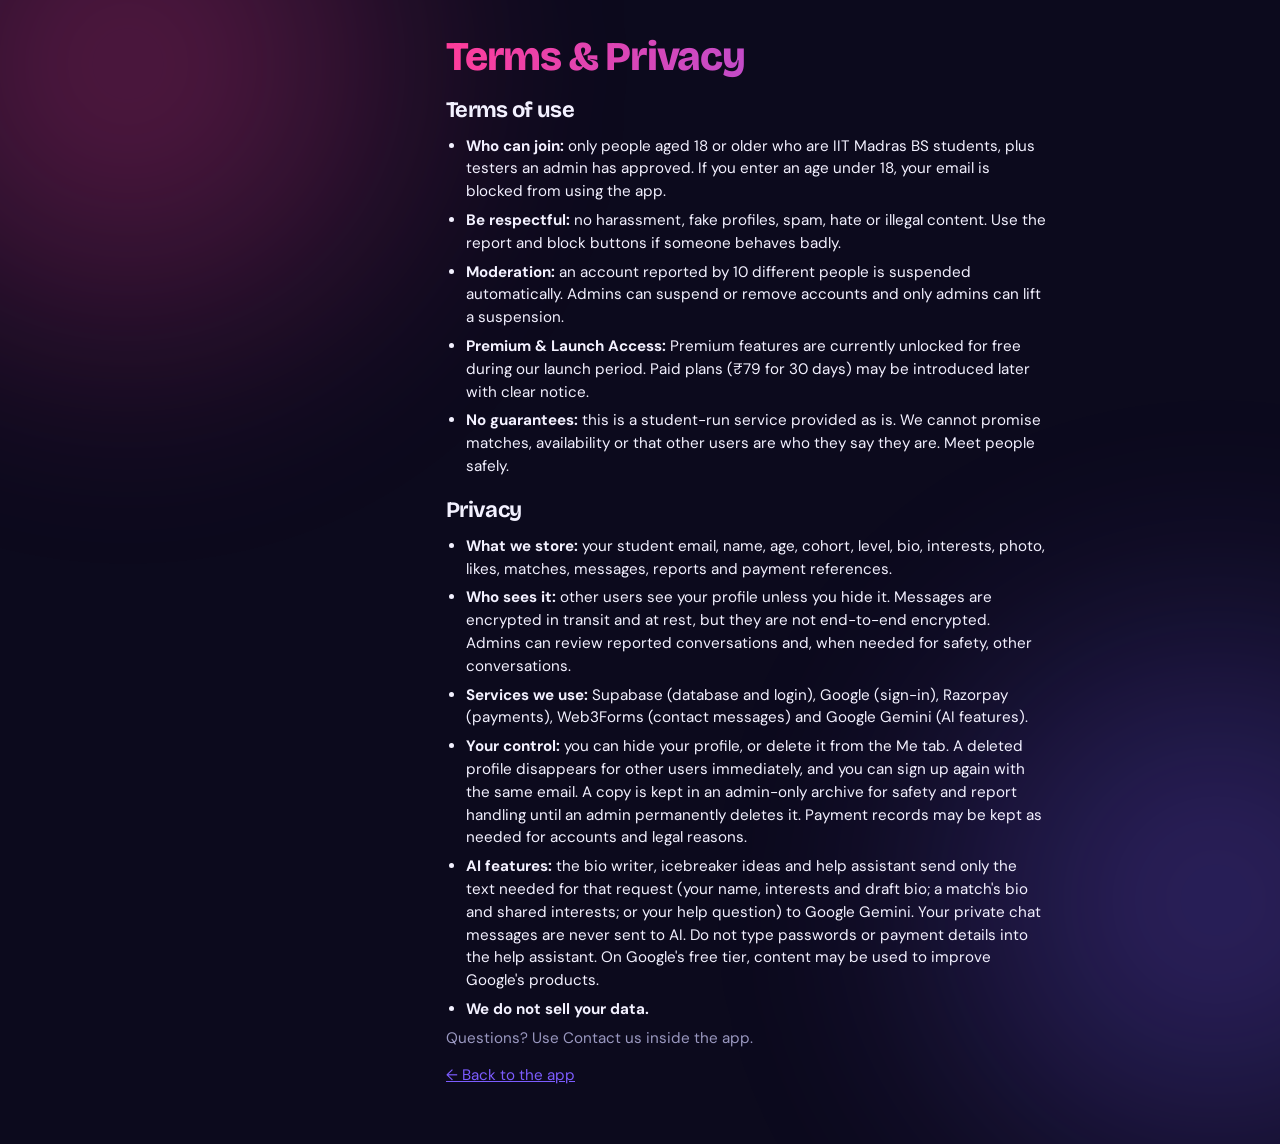
<file: legal.html>
<!DOCTYPE html>
<html lang="en"><head>
<meta charset="utf-8"><meta name="viewport" content="width=device-width,initial-scale=1">
<title>Terms &amp; Privacy · BS Degree Dating App</title>
<link rel="preconnect" href="https://fonts.googleapis.com"><link rel="preconnect" href="https://fonts.gstatic.com" crossorigin>
<link href="https://fonts.googleapis.com/css2?family=Bricolage+Grotesque:opsz,wght@12..96,700;12..96,800&family=DM+Sans:wght@400;500;700&display=swap" rel="stylesheet">
<link rel="stylesheet" href="style.css">
<style>.wrap p,.wrap li{line-height:1.5;margin:6px 0;font-size:.95rem}.wrap ul{padding-left:20px}</style>
</head><body><div class="wrap">
<h1>Terms &amp; Privacy</h1>
<h2 style="margin-top:18px">Terms of use</h2>
<ul>
<li><b>Who can join:</b> only people aged 18 or older who are IIT Madras BS students, plus testers an admin has approved. If you enter an age under 18, your email is blocked from using the app.</li>
<li><b>Be respectful:</b> no harassment, fake profiles, spam, hate or illegal content. Use the report and block buttons if someone behaves badly.</li>
<li><b>Moderation:</b> an account reported by 10 different people is suspended automatically. Admins can suspend or remove accounts and only admins can lift a suspension.</li>
<li><b>Premium &amp; Launch Access:</b> Premium features are currently unlocked for free during our launch period. Paid plans (₹79 for 30 days) may be introduced later with clear notice.</li>
<li><b>No guarantees:</b> this is a student-run service provided as is. We cannot promise matches, availability or that other users are who they say they are. Meet people safely.</li>
</ul>
<h2 style="margin-top:18px">Privacy</h2>
<ul>
<li><b>What we store:</b> your student email, name, age, cohort, level, bio, interests, photo, likes, matches, messages, reports and payment references.</li>
<li><b>Who sees it:</b> other users see your profile unless you hide it. Messages are encrypted in transit and at rest, but they are not end-to-end encrypted. Admins can review reported conversations and, when needed for safety, other conversations.</li>
<li><b>Services we use:</b> Supabase (database and login), Google (sign-in), Razorpay (payments), Web3Forms (contact messages) and Google Gemini (AI features).</li>
<li><b>Your control:</b> you can hide your profile, or delete it from the Me tab. A deleted profile disappears for other users immediately, and you can sign up again with the same email. A copy is kept in an admin-only archive for safety and report handling until an admin permanently deletes it. Payment records may be kept as needed for accounts and legal reasons.</li>
<li><b>AI features:</b> the bio writer, icebreaker ideas and help assistant send only the text needed for that request (your name, interests and draft bio; a match's bio and shared interests; or your help question) to Google Gemini. Your private chat messages are never sent to AI. Do not type passwords or payment details into the help assistant. On Google's free tier, content may be used to improve Google's products.</li>
<li><b>We do not sell your data.</b></li>
</ul>
<p class="tiny">Questions? Use Contact us inside the app.</p>
<p style="margin-top:14px"><a href="index.html" style="color:var(--b)">← Back to the app</a></p>
</div></body></html>
</file>
<file: style.css>
/* BS Degree Dating App - Dark Gen-Z Theme (Mobile + Desktop Responsive) */
:root{
  --bg:#0c0a1d;
  --card:rgba(255,255,255,.06);
  --ink:#f3f1ff;
  --mut:#9a98c0;
  --a:#ff3d9a;
  --b:#7c5cff;
  --c:#2de2e6;
  --ok:#2de2a6;
  --line:rgba(255,255,255,.11);
  --soft:rgba(255,255,255,.08);
  --grad:linear-gradient(100deg,var(--a),var(--b) 55%,var(--c));
  --spring:cubic-bezier(.34,1.56,.64,1);
  color-scheme:dark;
}
*{box-sizing:border-box;margin:0;font-family:'DM Sans',system-ui,-apple-system,sans-serif;-webkit-tap-highlight-color:transparent}
html{background:var(--bg);scroll-behavior:smooth}
body{background:transparent;color:var(--ink);min-height:100vh;padding:env(safe-area-inset-top) 0 112px;overflow-x:hidden}

/* Drifting ambient aurora */
body::before,body::after{content:"";position:fixed;z-index:-1;width:70vmax;height:70vmax;border-radius:50%;filter:blur(95px);opacity:.36;pointer-events:none}
body::before{top:-30vmax;left:-25vmax;background:radial-gradient(circle,var(--a),transparent 62%);animation:drift 18s ease-in-out infinite alternate}
body::after{bottom:-35vmax;right:-30vmax;background:radial-gradient(circle,var(--b),transparent 62%);animation:drift 22s ease-in-out infinite alternate-reverse}
@keyframes drift{to{transform:translate(12vmax,8vmax) scale(1.15)}}

.wrap{max-width:480px;margin:auto;padding:16px;position:relative}
.wrap.wide{max-width:1040px}

h1,h2,h3{font-family:'Bricolage Grotesque','DM Sans',system-ui,sans-serif;letter-spacing:-.03em}
h1{font-size:2.55rem;line-height:1.02;font-weight:800;background:var(--grad);background-size:200% 100%;-webkit-background-clip:text;background-clip:text;color:transparent;animation:flow 6s linear infinite}
@keyframes flow{to{background-position:200% 0}}
h2{font-size:1.38rem;margin-bottom:12px;font-weight:700}
.mut{color:var(--mut)}
.tiny{font-size:.76rem;color:var(--mut);margin-top:10px;line-height:1.45}
a{color:var(--c)}

/* Brand Mark */
.brand-mark{width:76px;height:76px;margin:0 auto 12px;display:grid;place-items:center;border-radius:24px;background:rgba(255,255,255,.06);border:1px solid var(--line);box-shadow:0 14px 36px rgba(255,61,154,.35),inset 0 1px 0 rgba(255,255,255,.15);animation:float 3.4s ease-in-out infinite}
.brand-mark svg{width:46px;height:46px;filter:drop-shadow(0 4px 12px rgba(255,61,154,.6))}
.brand-bar{display:flex;align-items:center;gap:10px;margin-bottom:14px;padding:4px 2px}
.brand-bar svg{width:28px;height:28px;flex:none}
.brand-bar span{font-family:'Bricolage Grotesque',sans-serif;font-weight:800;font-size:1.15rem;background:var(--grad);-webkit-background-clip:text;background-clip:text;color:transparent}
.brand-bar .badge-free{margin-left:auto;font-size:.7rem;padding:4px 10px;border-radius:99px;background:rgba(45,226,166,.14);border:1px solid rgba(45,226,166,.35);color:var(--ok);font-weight:700}

.hero{padding-top:9vh;text-align:center}
.logo{font-size:3.4rem;display:inline-block;animation:float 3.2s ease-in-out infinite;filter:drop-shadow(0 8px 24px rgba(255,61,154,.55))}
@keyframes float{50%{transform:translateY(-9px) rotate(-4deg)}}
.hero .card{text-align:left;margin-top:22px}

.card{background:var(--card);border:1px solid var(--line);border-radius:22px;padding:16px;margin:12px 0;backdrop-filter:blur(18px);-webkit-backdrop-filter:blur(18px);box-shadow:0 10px 40px rgba(0,0,0,.35),inset 0 1px 0 rgba(255,255,255,.06);transition:transform .25s ease,border-color .25s ease}
.card:hover{border-color:rgba(255,255,255,.18)}

input,select,textarea{width:100%;background:rgba(255,255,255,.06);color:var(--ink);border:1px solid var(--line);border-radius:14px;padding:13px 14px;margin:6px 0;font-size:1rem;transition:border-color .2s,box-shadow .2s,background .2s}
input::placeholder,textarea::placeholder{color:#6f6d96}
select option{background:#171335;color:var(--ink)}
input:focus,select:focus,textarea:focus{outline:0;border-color:var(--b);background:rgba(124,92,255,.1);box-shadow:0 0 0 3px rgba(124,92,255,.28)}
input[type=checkbox]{accent-color:var(--a)}

.btn{position:relative;overflow:hidden;width:100%;border:0;border-radius:16px;padding:14px;font-weight:700;font-size:1rem;color:#fff;background:var(--grad);background-size:160% 100%;cursor:pointer;margin-top:8px;box-shadow:0 8px 26px rgba(255,61,154,.32);transition:transform .2s var(--spring),box-shadow .2s,background-position .5s}
.btn:hover{background-position:100% 0;box-shadow:0 10px 32px rgba(124,92,255,.5);transform:translateY(-1px)}
.btn:active{transform:scale(.96)}
.btn:disabled{opacity:.55;pointer-events:none}
.btn.g{background:var(--soft);color:var(--ink);border:1px solid var(--line);box-shadow:none}
.btn.g:hover{background:rgba(255,255,255,.14)}
.btn.s{width:auto;padding:8px 13px;font-size:.8rem;margin:2px;border-radius:12px}
.btn.d{background:linear-gradient(100deg,#ff3158,#c4204e);box-shadow:0 8px 24px rgba(255,49,88,.3)}

.chips{display:flex;flex-wrap:wrap;gap:7px;margin:8px 0}
.chip{padding:7px 13px;border-radius:99px;border:1px solid var(--line);font-size:.82rem;cursor:pointer;background:var(--soft);color:var(--ink);transition:transform .25s var(--spring),background .2s,box-shadow .2s;user-select:none}
.chip:hover{border-color:rgba(255,255,255,.26)}
.chip:active{transform:scale(.92)}
.chip.on{background:var(--a);border-color:var(--a);color:#fff;box-shadow:0 0 18px rgba(255,61,154,.55);animation:pop .3s var(--spring)}
.chip.sh{background:var(--b);border-color:var(--b);color:#fff;box-shadow:0 0 16px rgba(124,92,255,.6)}
@keyframes pop{50%{transform:scale(1.14)}}

/* Profile Card & Swipe Animations */
.pcard{position:relative;border-radius:30px;overflow:hidden;background:var(--card);border:1px solid var(--line);box-shadow:0 20px 60px rgba(124,92,255,.28),0 0 0 1px rgba(255,255,255,.04);animation:deal .48s var(--spring) both;transition:transform .35s var(--spring),opacity .3s ease}
.pcard.fly-left{transform:translateX(-120%) rotate(-16deg) !important;opacity:0 !important}
.pcard.fly-right{transform:translateX(120%) rotate(16deg) !important;opacity:0 !important}
.pcard.fly-up{transform:translateY(-110%) scale(1.05) !important;opacity:0 !important}
@keyframes deal{from{opacity:0;transform:translateY(26px) scale(.94) rotate(-1.5deg)}to{opacity:1;transform:none}}

.pcard img,.ph{width:100%;aspect-ratio:3/4;object-fit:cover;display:block;background:var(--soft);transition:transform .5s ease}
.pcard:hover img{transform:scale(1.02)}
.ph{display:grid;place-items:center;font-size:4.5rem}
.info{position:absolute;left:0;right:0;bottom:0;padding:96px 18px 18px;background:linear-gradient(transparent,rgba(8,6,24,.96) 68%);color:#fff;cursor:pointer}
.info h2{font-size:1.6rem;margin-bottom:2px;display:flex;align-items:center;gap:6px;flex-wrap:wrap}
.info .mut{color:#cfcdf5}
.info .chip{background:rgba(255,255,255,.16);color:#fff;border-color:transparent;backdrop-filter:blur(6px)}
.info .chip.sh{background:var(--b)}
.view-hint{display:inline-flex;align-items:center;gap:4px;font-size:.74rem;color:var(--c);font-weight:700;margin-top:6px;opacity:.92}

.score{position:absolute;top:14px;right:14px;background:rgba(12,10,29,.65);backdrop-filter:blur(12px);-webkit-backdrop-filter:blur(12px);color:#fff;font-weight:800;border-radius:99px;padding:7px 13px;font-size:.84rem;border:1px solid transparent;background-image:linear-gradient(rgba(12,10,29,.78),rgba(12,10,29,.78)),var(--grad);background-origin:border-box;background-clip:padding-box,border-box;animation:glow 2.4s ease-in-out infinite;z-index:2}
@keyframes glow{50%{box-shadow:0 0 22px rgba(45,226,230,.55)}}

.acts{display:flex;justify-content:center;gap:16px;margin:18px 0}
.rb{width:64px;height:64px;border-radius:50%;font-size:1.55rem;background:var(--card);color:var(--ink);cursor:pointer;border:1px solid var(--line);backdrop-filter:blur(14px);box-shadow:0 8px 24px rgba(0,0,0,.4);transition:transform .25s var(--spring),box-shadow .25s,background .2s}
.rb:hover{transform:translateY(-4px) scale(1.08)}
.rb:active{transform:scale(.86)}
.rb#l{background:linear-gradient(135deg,var(--a),var(--b));border-color:transparent;box-shadow:0 8px 30px rgba(255,61,154,.55)}
.rb#x:hover{box-shadow:0 8px 26px rgba(255,255,255,.18)}
.rb#s:hover{box-shadow:0 8px 28px rgba(45,226,230,.5)}

.row{display:flex;align-items:center;gap:12px;padding:12px 10px;border-bottom:1px solid var(--line);cursor:pointer;border-radius:16px;transition:background .2s,transform .2s}
.row:hover{background:var(--soft);transform:translateX(2px)}
.row:active{transform:scale(.985)}
.av{width:50px;height:50px;border-radius:50%;object-fit:cover;background:var(--soft);display:grid;place-items:center;flex:none;box-shadow:0 0 0 2px var(--bg),0 0 0 4px var(--a);transition:transform .25s var(--spring)}
.av:hover{transform:scale(1.07)}
.av.big{width:84px;height:84px}

/* Floating Glass Bottom Nav (Mobile) */
nav{position:fixed;bottom:calc(10px + env(safe-area-inset-bottom));left:50%;transform:translateX(-50%);width:min(456px,calc(100% - 20px));display:flex;justify-content:space-around;background:rgba(22,18,52,.78);backdrop-filter:blur(22px) saturate(1.4);-webkit-backdrop-filter:blur(22px) saturate(1.4);border:1px solid var(--line);border-radius:26px;padding:8px 6px;z-index:10;box-shadow:0 14px 40px rgba(0,0,0,.5)}
nav button{background:none;border:0;color:var(--mut);font-size:.7rem;font-weight:600;display:flex;flex-direction:column;align-items:center;gap:3px;cursor:pointer;padding:6px 14px;border-radius:16px;transition:color .2s,background .2s,transform .2s}
nav button:hover{color:#fff}
nav button b{font-size:1.35rem;filter:grayscale(1) opacity(.65);transition:transform .35s var(--spring),filter .2s}
nav .on{color:#fff;background:linear-gradient(135deg,rgba(255,61,154,.28),rgba(124,92,255,.28))}
nav .on b{filter:none;transform:translateY(-2px) scale(1.16);animation:bounce .5s var(--spring)}
@keyframes bounce{40%{transform:translateY(-8px) scale(1.26)}}

#fab{position:fixed;left:14px;bottom:calc(88px + env(safe-area-inset-bottom));width:48px;height:48px;font-size:1.4rem;border-radius:50%;border:1px solid var(--line);background:rgba(22,18,52,.85);backdrop-filter:blur(14px);cursor:pointer;z-index:9;box-shadow:0 6px 22px rgba(124,92,255,.5);animation:float 4s ease-in-out infinite;transition:transform .25s var(--spring)}
#fab:hover{transform:scale(1.1)}

.msgs{display:flex;flex-direction:column;gap:8px;height:56vh;overflow:auto;padding:8px;scrollbar-width:none}
.bub{max-width:78%;padding:10px 14px;border-radius:20px 20px 20px 6px;background:rgba(255,255,255,.09);border:1px solid var(--line);font-size:.95rem;word-break:break-word;animation:bubble .3s var(--spring) both}
.bub.me{align-self:flex-end;border:0;border-radius:20px 20px 6px 20px;background:linear-gradient(100deg,var(--a),var(--b));color:#fff;box-shadow:0 6px 18px rgba(124,92,255,.35)}
@keyframes bubble{from{opacity:0;transform:translateY(10px) scale(.92)}}

/* Full-screen Sheets & Profile Viewer Modal */
#adm,#cto,#pview{position:fixed;inset:0;background:rgba(12,10,29,.94);backdrop-filter:blur(22px);-webkit-backdrop-filter:blur(22px);z-index:22;overflow:auto;padding:16px 16px 48px;animation:sheet .32s var(--spring) both}
#bot{position:fixed;inset:0;background:rgba(12,10,29,.96);backdrop-filter:blur(22px);z-index:25;overflow:auto;padding:16px;animation:sheet .32s var(--spring) both}
@keyframes sheet{from{opacity:0;transform:translateY(32px) scale(.98)}}
#bot .msgs{height:62vh}

.pview-card{max-width:460px;margin:0 auto;background:var(--card);border:1px solid var(--line);border-radius:28px;overflow:hidden;box-shadow:0 24px 70px rgba(0,0,0,.6)}
.pview-media{position:relative}
.pview-media img,.pview-media .ph{width:100%;aspect-ratio:3/4;object-fit:cover;display:block}
.pview-thumbs{display:flex;gap:8px;padding:12px 16px 0;overflow-x:auto}
.pview-thumbs img{width:56px;height:72px;object-fit:cover;border-radius:12px;cursor:pointer;opacity:.55;border:2px solid transparent;transition:opacity .2s,transform .2s,border-color .2s}
.pview-thumbs img.on{opacity:1;border-color:var(--a);transform:scale(1.05)}
.pview-body{padding:18px}

.tabs{display:flex;gap:6px;overflow:auto;margin:10px 0;padding-bottom:4px}.tabs .chip{white-space:nowrap}
#toast{position:fixed;top:calc(14px + env(safe-area-inset-top));left:50%;transform:translateX(-50%);background:rgba(28,22,66,.94);backdrop-filter:blur(16px);border:1px solid var(--a);padding:11px 18px;border-radius:16px;z-index:50;display:none;max-width:90%;box-shadow:0 10px 36px rgba(255,61,154,.35);font-weight:500}
#toast[style*="block"]{animation:drop .45s var(--spring)}
@keyframes drop{from{opacity:0;transform:translate(-50%,-30px) scale(.9)}}

.lock{filter:blur(7px);pointer-events:none}
.pill{font-size:.7rem;padding:3px 9px;border-radius:99px;background:rgba(255,61,154,.18);color:#ff8cc3;margin-left:4px;font-weight:600}
.grid{display:grid;grid-template-columns:repeat(auto-fill,minmax(160px,1fr));gap:10px}
pre{white-space:pre-wrap;word-break:break-all;font-size:.75rem;font-family:ui-monospace,monospace;color:var(--ink)}

.gal{display:grid;grid-template-columns:repeat(4,1fr);gap:8px;margin:6px 0}
.gi{position:relative;aspect-ratio:3/4;border-radius:14px;overflow:hidden;background:var(--soft);display:grid;place-items:center;font-size:1.6rem;color:var(--a);cursor:pointer;border:1px dashed rgba(255,255,255,.25);transition:transform .2s var(--spring)}
.gi:hover{border-color:var(--c)}
.gi:active{transform:scale(.93)}
.gi img{width:100%;height:100%;object-fit:cover}
.gi b{position:absolute;top:4px;right:4px;background:rgba(0,0,0,.75);color:#fff;border-radius:50%;width:22px;height:22px;font-size:.72rem;display:grid;place-items:center}

.mainph{display:flex;align-items:center;gap:12px;margin:6px 0}
.dots{position:absolute;top:12px;left:14px;right:112px;display:flex;gap:4px;z-index:3}
.dots i{flex:1;height:4px;border-radius:4px;background:rgba(255,255,255,.32);transition:background .3s}
.dots i.on{background:#fff}
#pimg{cursor:pointer}

.send{display:flex;gap:8px;align-items:center}.send .btn{width:auto;padding:13px 18px;margin:0}
#aib,#icb{background:linear-gradient(100deg,rgba(255,61,154,.2),rgba(45,226,230,.2));color:#fff;border:1px solid var(--line)}
#ice .chip{white-space:normal}

/* Events Banner */
.ev{border-radius:22px;padding:16px 18px;margin:4px 0 12px;color:#fff;background:linear-gradient(120deg,var(--a),var(--b),var(--c),var(--a));background-size:300% 100%;animation:flow 10s linear infinite;box-shadow:0 10px 32px rgba(124,92,255,.35)}
.ev p{font-size:.9rem;margin-top:6px;opacity:.96;line-height:1.4}
.evh{display:flex;align-items:center;justify-content:space-between;gap:8px}
.ev .pill{background:rgba(255,255,255,.24);color:#fff;margin:0;backdrop-filter:blur(4px)}
.ev-meta{font-size:.78rem;margin-top:6px;opacity:.9;font-weight:600}

/* Staggered list entrances */
#v>.row,#v>.card,#v>h2{animation:rise .42s ease both}
#v>:nth-child(2){animation-delay:.04s}#v>:nth-child(3){animation-delay:.08s}#v>:nth-child(4){animation-delay:.12s}#v>:nth-child(5){animation-delay:.16s}#v>:nth-child(n+6){animation-delay:.2s}
@keyframes rise{from{opacity:0;transform:translateY(14px)}}

/* Desktop Responsive Adaptation (>= 860px) */
@media (min-width:860px){
  body{padding:24px 24px 40px 236px}
  .wrap{max-width:640px;padding:12px 20px}
  .wrap.wide{max-width:1120px}
  nav{
    top:24px;bottom:auto;left:24px;transform:none;
    width:196px;flex-direction:column;align-items:stretch;
    padding:16px 12px;gap:6px;border-radius:26px;
  }
  nav button{
    flex-direction:row;justify-content:flex-start;gap:12px;
    font-size:.92rem;padding:12px 14px;border-radius:16px;
  }
  nav button b{font-size:1.25rem}
  nav .on b{transform:scale(1.12)}
  #fab{left:24px;bottom:24px;width:52px;height:52px}
  .pcard{max-width:440px;margin:0 auto}
  .msgs{height:62vh}
}

::-webkit-scrollbar{width:0;height:0}
:focus-visible{outline:2px solid var(--c);outline-offset:2px}
@media (prefers-reduced-motion:reduce){*,*::before,*::after{animation:none!important;transition:none!important}}
</file>
